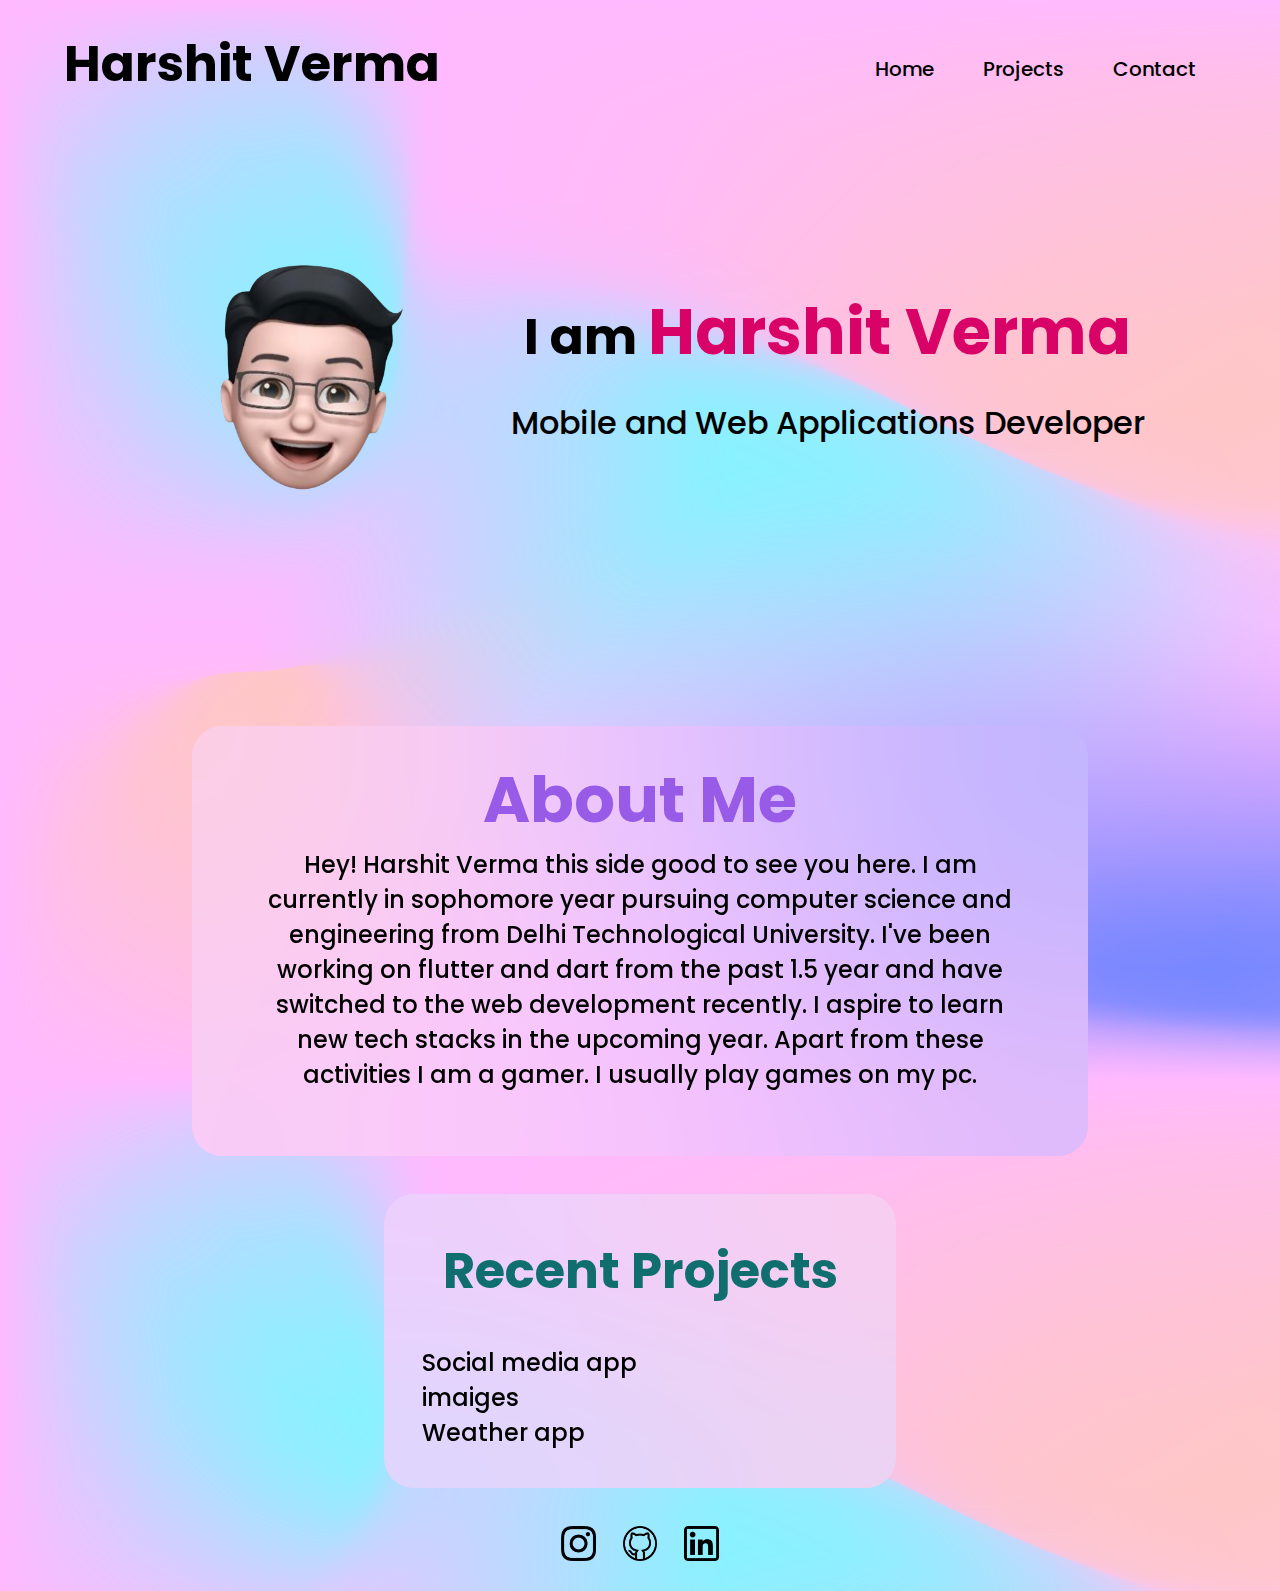
<file: index.html>
<!DOCTYPE html>
<html lang="en">
<head>
    <meta charset="UTF-8">
    <meta http-equiv="X-UA-Compatible" content="IE=edge">
    <meta name="viewport" content="width=device-width, initial-scale=1.0">
    <title>Harshit Verma</title>
    <link rel="stylesheet" href="homeexp.css">
</head>
<body class="body">
    <div class="heading">
        <a href="index.html" class="main_black"><h1 class="header">Harshit Verma</h1></a>
        <nav>
            <ul>
                <li>
                    <a href="index.html">Home</a>
                </li>
                <li>
                    <a href="projects.html">Projects</a>
                </li>
                <li>
                    <a href="contact.html">Contact</a>
                </li>
            </ul>
        </nav>
    </div>
    <div class="introduction">
        <!-- <div class="imagediv">
            
        </div> -->
        <img src="images/harshit.png" alt="pfp" class="image">
        <div class="xdf">
            <h1 id="intro">
                I am <span class="pink">
                    Harshit Verma
                    <br>
                </span>
                <span id="ff">Mobile and Web Applications Developer</span>
            </h1>
        </div>
    </div>
    <div class="aboutbg center">
        <h1 class="purple"><span>About Me</span></h1>
        <p>
            Hey! Harshit Verma this side good to see you here. I am currently in sophomore year pursuing computer science and engineering from Delhi Technological University. I've been working on flutter and dart from the past 1.5 year and have switched to the web development recently. I aspire to learn new tech stacks in the upcoming year. Apart from these activities I am a gamer. I usually play games on my pc.
        </p>
</div>
    <div class="projects">  
        <div class="recpr">
            <h1 class="header center aqua">Recent Projects</h1><br><br>
        <nav>
            <ol>
            <li><a href="https://github.com/Harshit933/laybel">Social media app</a></li>
            <li><a href="https://github.com/Harshit933/imaiges">imaiges</a></li>
            <li><a href="https://github.com/Harshit933/weather-app-api-implementation">Weather app</a></li>
            </ol>
        </nav>
        </div>
    </div>
    <div class="image_c">
            <a href="https://www.instagram.com/harshittxd/" target="_blank"><img src="images/instagram.png" alt="#" class="imagec"></a>
            <a href="https://github.com/Harshit933" target="_blank"><img src="images/github.png" alt="#" class="imagec"></a>
            <a href="https://www.linkedin.com/in/harshit-verma-1120b5180/" target="_blank"><img src="images/linkedin.png" alt="#" class="imagec"></a>
        </div>
</body>
</html>
</file>
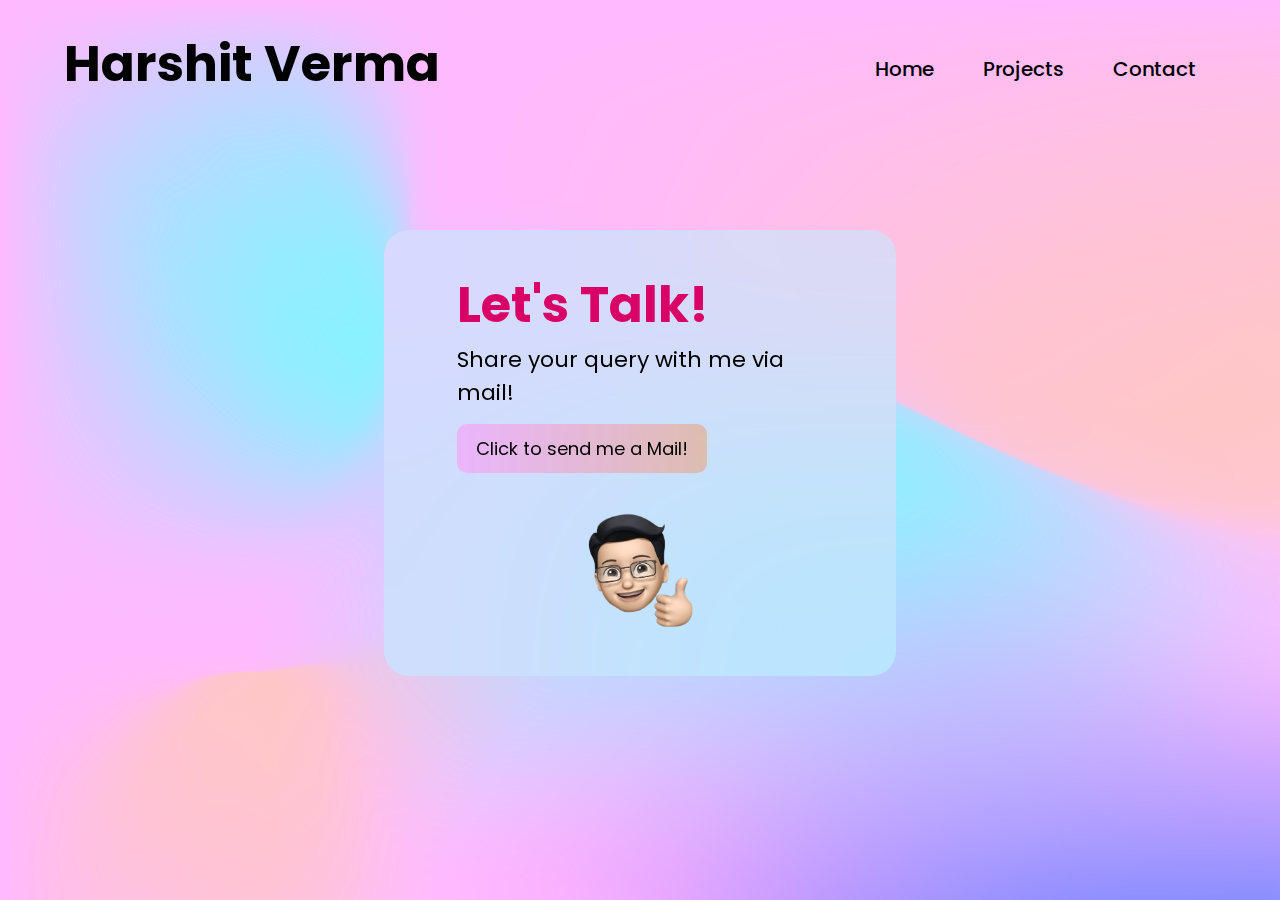
<file: contact.html>
<!DOCTYPE html>
<html lang="en">
<head>
    <meta charset="UTF-8">
    <meta http-equiv="X-UA-Compatible" content="IE=edge">
    <meta name="viewport" content="width=device-width, initial-scale=1.0">
    <title>Contact</title>
    <link rel="stylesheet" href="homeexp.css">
</head>
<body class="body">
    <div class="heading">
        <a href="index.html" class="main_black"><h1 class="header">Harshit Verma</h1></a>
        <nav>
            <ul>
                <li>
                    <a href="index.html">Home</a>
                </li>
                <li>
                    <a href="projects.html">Projects</a>
                </li>
                <li>
                    <a href="contact.html">Contact</a>
                </li>
            
            </ul>
        </nav>
    </div>
    <div class="contact blur">  
        <div>
            <div class="recpr_c">
                <h1 class="header pink">Let's Talk!</h1>
            <nav class="center_mail">
                <p class="share">
                    Share your query with me via mail!
                </p><br>
                <a href="https://mail.google.com/mail/u/0/?fs=1&tf=cm&to=harshitverma933@gmail.com" class="sc" target="_blank" >Click to send me a Mail!</a>
            </nav>
            </div>
        </div>
        <div class="thumbs">
            <img src="images/thumbsup.png" alt="pfp" class="thumbsup">
        </div>
        </div>
        
    </div>
</body>
</file>
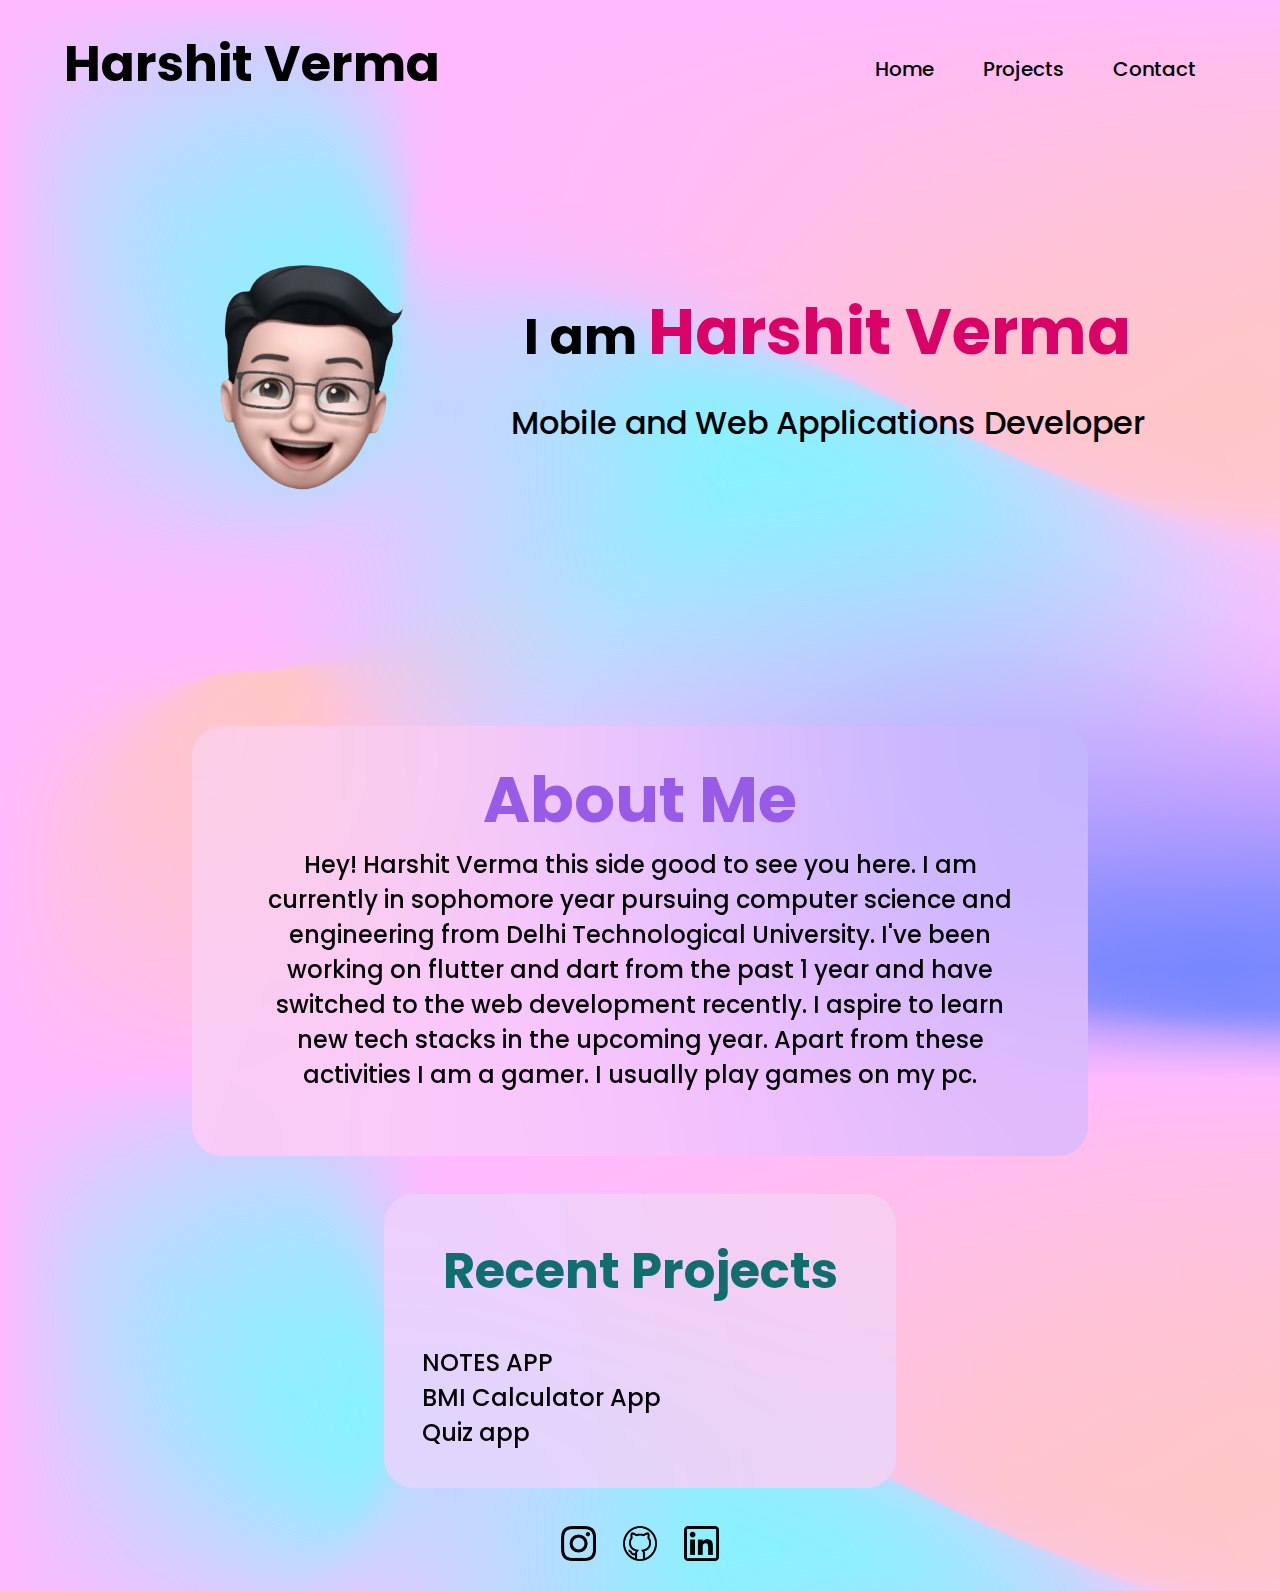
<file: home.html>
<!DOCTYPE html>
<html lang="en">
<head>
    <meta charset="UTF-8">
    <meta http-equiv="X-UA-Compatible" content="IE=edge">
    <meta name="viewport" content="width=device-width, initial-scale=1.0">
    <title>Harshit Verma</title>
    <link rel="stylesheet" href="homeexp.css">
</head>
<body class="body">
    <div class="heading">
        <a href="home.html" class="main_black"><h1 class="header">Harshit Verma</h1></a>
        <nav>
            <ul>
                <li>
                    <a href="home.html">Home</a>
                </li>
                <li>
                    <a href="projects.html">Projects</a>
                </li>
                <li>
                    <a href="contact.html">Contact</a>
                </li>
            </ul>
        </nav>
    </div>
    <div class="introduction">
        <!-- <div class="imagediv">
            
        </div> -->
        <img src="images/harshit.png" alt="pfp" class="image">
        <div class="xdf">
            <h1 id="intro">
                I am <span class="pink">
                    Harshit Verma
                    <br>
                </span>
                <span id="ff">Mobile and Web Applications Developer</span>
            </h1>
        </div>
    </div>
    <div class="aboutbg center">
        <h1 class="purple"><span>About Me</span></h1>
        <p>
            Hey! Harshit Verma this side good to see you here. I am currently in sophomore year pursuing computer science and engineering from Delhi Technological University. I've been working on flutter and dart from the past 1 year and have switched to the web development recently. I aspire to learn new tech stacks in the upcoming year. Apart from these activities I am a gamer. I usually play games on my pc.
        </p>
</div>
    <div class="projects">  
        <div class="recpr">
            <h1 class="header center aqua">Recent Projects</h1><br><br>
        <nav>
            <ol>
            <li><a href="#">NOTES APP</a></li>
            <li><a href="#">BMI Calculator App</a></li>
            <li><a href="#">Quiz app</a></li>
            </ol>
        </nav>
        </div>
    </div>
    <div class="image_c">
            <a href="https://www.instagram.com/harshittxd/" target="_blank"><img src="images/instagram.png" alt="#" class="imagec"></a>
            <a href="https://github.com/Harshit933" target="_blank"><img src="images/github.png" alt="#" class="imagec"></a>
            <a href="https://www.linkedin.com/in/harshit-verma-1120b5180/" target="_blank"><img src="images/linkedin.png" alt="#" class="imagec"></a>
        </div>
    
    
</body>
</html>
</file>
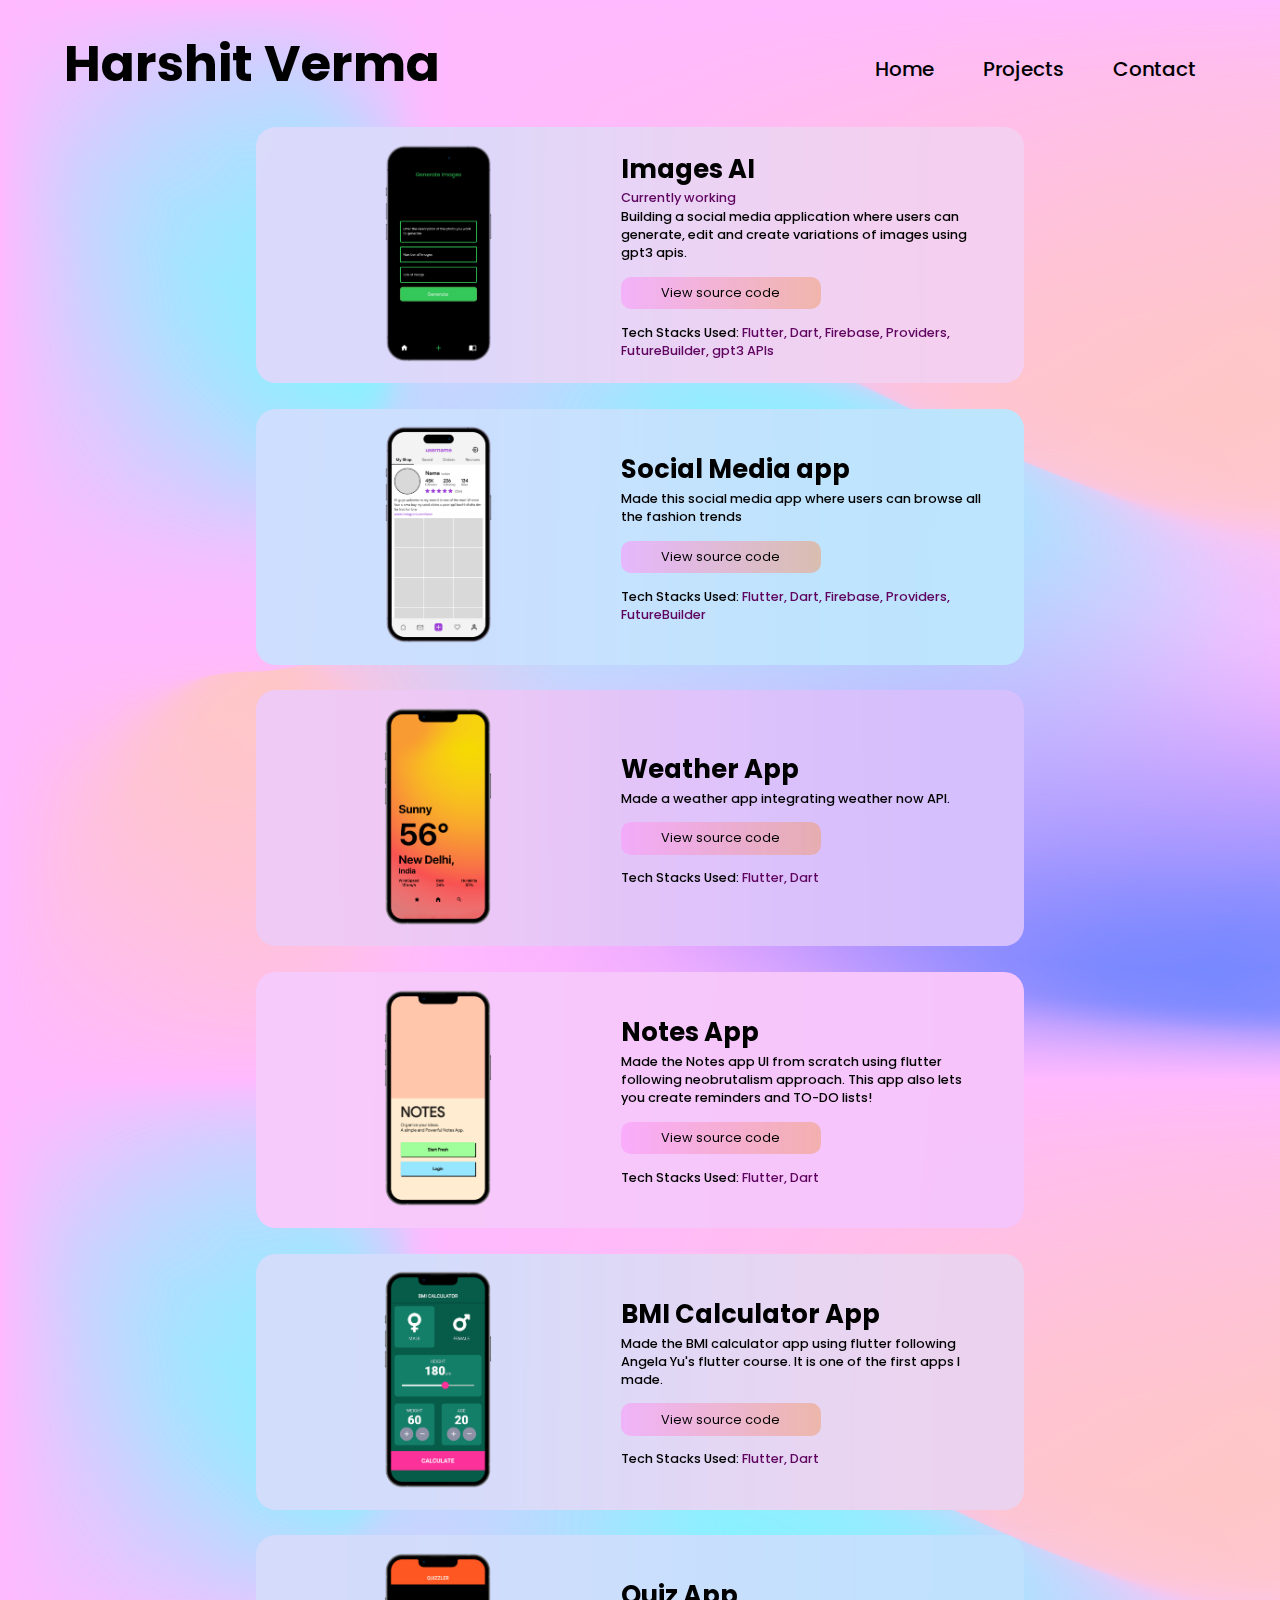
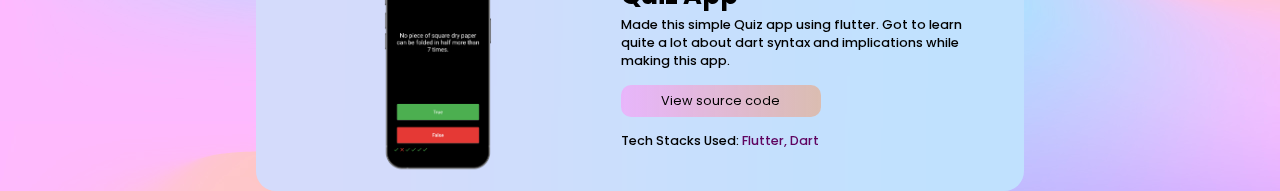
<file: projects.html>
<!DOCTYPE html>
<html lang="en">
<head>
    <meta charset="UTF-8">
    <meta http-equiv="X-UA-Compatible" content="IE=edge">
    <meta name="viewport" content="width=device-width, initial-scale=1.0">
    <title>Harshit Verma</title>
    <link rel="stylesheet" href="projects.css">
</head>
<body class="body">
    <div class="heading">
        <a href="index.html" class="main_black"><h1 class="header">Harshit Verma</h1></a>
        <nav>
            <ul>
                <li>
                    <a href="index.html">Home</a>
                </li>
                <li>
                    <a href="#">Projects</a>
                </li>
                <li>
                    <a href="contact.html">Contact</a>
                </li>
                
            </ul>
        </nav>
    </div>
    <section>
        <div class="container">
            <div class="left">
                <img src="images/imaiges.png" alt="app" class="appimage">
            </div>
            <div class="right">
                <div class="content">
                    <h1 class="h1x">Images AI</h1>
                    <h6>Currently working</h6>
                    <p>
                         Building a social media application where users can generate, edit and create variations of images using gpt3 apis.
                    </p>
                    <a href="https://github.com/Harshit933/imaiges" target="_blank" class="sc">View source code</a>
                    <h6><span class="black">Tech Stacks Used:</span> Flutter, Dart, Firebase, Providers, FutureBuilder, gpt3 APIs</h6>
                </div>
            </div>
        </div>
    </section>
    <section>
        <div class="container">
            <div class="left">
                <img src="images/laybel.png" alt="app" class="appimage">
            </div>
            <div class="right">
                <div class="content">
                    <h1 class="h1x">Social Media app</h1>
                    <p>
                        Made this social media app where users can browse all the fashion trends 
                    </p>
                    <a href="https://github.com/Harshit933/laybel" target="_blank" class="sc">View source code</a>
                    <h6><span class="black">Tech Stacks Used:</span> Flutter, Dart, Firebase, Providers, FutureBuilder</h6>
                </div>
            </div>
        </div>
    </section>
    <section>
        <div class="container">
            <div class="left">
                <img src="images/weather.png" alt="app" class="appimage">
            </div>
            <div class="right">
                <div class="content">
                    <h1 class="h1x">Weather App</h1>
                    <p>
                        Made a weather app integrating weather now API.
                    </p>
                    <a href="https://github.com/Harshit933/weather-app-api-implementation" target="_blank" class="sc">View source code</a>
                    <h6><span class="black">Tech Stacks Used:</span> Flutter, Dart </h6>
                </div>
            </div>
        </div>
    </section>
    <section>
        <div class="container">
            <div class="left">
                <img src="images/notes.png" alt="app" class="appimage">
            </div>
            <div class="right">
                <div class="content">
                    <h1 class="h1x">Notes App</h1>
                    <p>
                    Made the Notes app UI from scratch using flutter following neobrutalism approach.
                    This app also lets you create reminders and TO-DO lists!
                    </p>
                    <a href="https://github.com/Harshit933/NotesApp" target="_blank" class="sc">View source code</a>
                    <h6><span class="black">Tech Stacks Used:</span> Flutter, Dart </h6>
                </div>
            </div>
        </div>
    </section>
    <section>
        <div class="container">
            <div class="left">
                <img src="images/bmi.png" alt="app" class="appimage">
            </div>
            <div class="right">
                <div class="content">
                    <h1 class="h1x">BMI Calculator App</h1>
                    <p>
                    Made the BMI calculator app using flutter following Angela Yu's flutter course. It is one of the first apps I made.
                    </p>
                    <a href="https://github.com/Harshit933/BMI-Calculator" target="_blank" class="sc">View source code</a>
                    <h6><span class="black">Tech Stacks Used:</span> Flutter, Dart </h6>
                </div>
            </div>
        </div>
    </section>
    <section>
        <div class="container">
            <div class="left">
                <img src="images/quiz.png" alt="app" class="appimage">
            </div>
            <div class="right">
                <div class="content">
                    <h1 class="h1x">Quiz App</h1>
                    <p>
                    Made this simple Quiz app using flutter. Got to learn quite a lot about dart syntax and implications while making this app.
                    </p>
                    <a href="https://github.com/Harshit933/Quiz-App" target="_blank" class="sc">View source code</a>
                    <h6><span class="black">Tech Stacks Used:</span> Flutter, Dart </h6>
                </div>
            </div>
        </div>
    </section>
</body>
</file>
<file: homeexp.css>
@import url('https://fonts.googleapis.com/css2?family=Cedarville+Cursive&family=Poppins:wght@400;500;700&display=swap');

* {
    margin: 0px;
    padding: 0px;
}

.body {
    background-image: url(images/background.jpg);
    /* background-image: repeating-linear-gradient(); */
    /* image-resolution: repeat; */
    
}

.header {
    font-size: 50px;
    font-family: "Poppins";
}
nav ul li a {
    /* padding-top: 20px; */
    font-family: "Poppins";
    font-size: 20px;
    font-weight: 500;
    text-decoration: none;
    color: black;
}

nav ul li {
    padding-top: 10px;
    padding-right: 20px;
    padding-left: 25px;
    display: inline-block;
}

.heading{
    flex-wrap: wrap;
    padding-top: 2%;
    padding-left: 5%;
    padding-right: 5%;
    justify-content: space-between;
    display: flex;
    align-items: center;
}

h1 span {
    font-size: 64px;
    font-family: "Poppins";
    
}

#intro {
    display: inline-block;
    font-size: 50px;
    font-family: "Poppins";
}

#summary {
    font-size: 25px;
    font-family: "Poppins";
}

.introduction {
    flex-wrap: wrap;
    margin-inline: 10%;
    /* text-align: center; */
    margin-top: 8%;
    margin-left: 7%;
    margin-right: 7%;
    /* padding-left: 7%;
    padding-right: 7%;
    padding-top: 15%; */
    justify-content: space-evenly;
    display: inline-flex;
    align-content: center;
    padding-bottom: 15%;

}

/* .imagediv {
    height: 10%;
    width: 50%; 
    background-color: green;
} */

.image {
    width: 30%;
    /* height: 50%; */
    border-radius: 1000px;
}

.xdf {
    align-items: center;
    vertical-align: middle;
    line-height: normal;
    /* padding-top: 100px; */
    text-align: center;
    display: flex;
}

#ff {
    font-size: 32px;
    font-weight: 500;
    color: black;
}

.about {
    padding: 2%;
    margin-left: 5%;
    margin-right: 5%;
    /* background-image: url(images/newbg.jpg); */
    background-color: rgb(255, 255, 255, 0.5);
    border-radius: 50px;
    filter: blur(5px);
    /* display: inline-flex; */

}

.aboutbg {
    flex-wrap: wrap;
    padding: 2%;
    margin-left: 15%;
    margin-right: 15%;
    padding-left: 5%;
    padding-right: 5%;
    padding-bottom: 5%;
    /* background-image: url(images/newbg.jpg); */
    background-color: rgb(255, 255, 255, 0.2);
    border-radius: 30px;
    backdrop-filter: blur(10rem);
    /* display: inline-flex; */
}

p {
    font-family: "Poppins";
    font-size: 24px;
    font-weight: 500;
    text-align: left;
    text-align: center;
    display: inline-flex;
    color: black;
}

.center {
    text-align: center;
}

.imagemac {
    display: inline-flex;
}

.blur {
    padding: 10px;
    border-radius: 20px;
    /* background-color: white; */
    
}
.purple {
    color: rgb(152, 91, 231);
}

.pink {
    color: #d90368;
}

nav ol li a {
    text-decoration: none;
    font-size: 24px;
    font-family: "Poppins";
    font-weight: 500;
    color: black;
}

nav ol li {
    display: flex;
    /* justify-content: center; */
    text-align: left;
}

.projects {
    flex-wrap: wrap;
    margin-left: auto;
    margin-right: auto;
    justify-content: space-between;
    align-content: center;
    display: flex;
    /* background-color: green; */
}

.recpr {
    margin: 3%;
    margin-left: 30%;
    margin-right: 30%;
    justify-content: center;
    padding: 3%;
    align-content: center;
    border-radius: 30px;
    background-color: rgb(255, 255, 255, 0.2);
    backdrop-filter: blur(10rem);
    flex-grow: 1;
}

.connect {
    font-family: "Poppins";
    font-size: 24px;
    justify-content: center;
    padding: 5%;
    align-content: center;
    border-radius: 30px;
    background-color: rgb(255, 255, 255, 0.2);
    backdrop-filter: blur(10rem);
}

.imagec {
    flex-wrap: wrap;
    width: 3%;
    position: relative;
    justify-content: space-evenly;
    align-content: center;
    padding-inline: 1%;
}

.aqua {
    color: rgba(17, 110, 110);
}

.image_c {
    flex-wrap: wrap;
    /* display: inline-block; */
    justify-content: center;
    text-align: center;
    padding-left: 5%;
    padding-right: 5%;
    padding-bottom: 2%;
}

.contact {
    flex-wrap: wrap;
    margin-top: 10%;
    margin-left: 30%;
    margin-right: 30%;
    justify-content: center;
    align-content: center;
    display: flex;
    border-radius: 25px;
    padding-top: 2%;
    padding-bottom: 2%;

    /* justify-content: space-between; */
    /* margin-top: auto; */
    /* margin-bottom: auto; */
}

.recpr_c {
    
    /* margin: 3%; */
    /* margin-left: 30%; */
    /* margin-right: 30%; */
    flex-wrap: wrap;
    justify-content: center;
    padding: 3%;
    /* align-content: center; */
    text-align: left;
    border-radius: 30px;
    /* background-color: rgb(255, 255, 255, 0.2);
    backdrop-filter: blur(10rem); */
    flex-grow: 1;
}

.share{
    flex-wrap: wrap;
    font-weight: normal;
    font-size: 22px;
    text-align: left;
}

.mail {
    flex-wrap: wrap;
    text-decoration: none;
    font-size: 22px;
    font-family: "Poppins", sans-serif;
    font-weight: 500;
}

.thumbsup {
    border-radius: 100%;
    width: 100%;
}

.blur {
    background-color: rgb(255, 255, 255, 0.2);
    backdrop-filter: blur(10rem);
}

.thumbs {
    /* display: inline-flex; */
    width: 30%;
    /* height: 90px; */
    text-align: center;
    margin-top: auto;
    margin-bottom: auto;
}

.main_black {
    color: black;
    text-decoration: none;
}

.pr {
    display: inline-flex;
}

.sc {
    display: block;
    /* position: absolute; */
    margin-top: 4%;
    margin-bottom: 4%;
    padding-top: 3%;
    padding-bottom: 3%;
    text-align: center;
    width: 250px;
    font-size: 18px;
    color: black;
    border-radius: 10px;
    background: linear-gradient(to right,rgba(250, 155, 250, 0.61), rgba(240, 156, 108, 0.527));
    font-family: "Poppins", sans-serif;
    justify-content: center;
    /* text-align: center; */
    /* justify-items: center; */
    text-decoration: none;

}
</file>
<file: projects.css>
@import url('https://fonts.googleapis.com/css2?family=Cedarville+Cursive&family=Poppins:wght@400;500;700&display=swap');

* {
    margin: 0px;
    padding: 0px;
}

.body {
    background-image: url(images/background.jpg);
    /* background-image: repeating-linear-gradient(); */
    /* image-resolution: repeat; */
    
}

.header {
    font-size: 50px;
    font-family: "Poppins";
}

.heading{
    padding-top: 2%;
    padding-left: 5%;
    padding-right: 5%;
    justify-content: space-between;
    display: flex;
    align-items: center;
}

nav ul li a {
    /* padding-top: 20px; */
    font-family: "Poppins";
    font-size: 20px;
    font-weight: 500;
    text-decoration: none;
    color: black;
}

nav ul li {
    padding-top: 10px;
    padding-right: 20px;
    padding-left: 25px;
    display: inline-block;
}

.main_black {
    color: black;
    text-decoration: none;
}

p{
    font-family: "Poppins";
    font-size: 1vw;
    font-weight: 500;
    text-align: left;
    display: inline-flex;
    color: black;
}


section {
    min-height: 27vh;
    width: 100%;
    display: flex;
    align-items: center;
    justify-content: center;
}

.container {
    /* flex-wrap: wrap; */
    /* width: %; */

    height: 20vw;
    /* max-width: 1000px; */
    /* margin:  0 10%; */
    margin-top: 2%;
    border-radius: 20px;
    margin-left: 20%;
    margin-right: 20%;
    display: flex;
    align-items: center;
    justify-content: space-evenly;
    background-color: rgb(255, 255, 255, 0.2);
    backdrop-filter: blur(20rem);
}

.left {
    
    /* background-color: green; */
    width: 100%;
    /* height: 500px; */
    /* background-image: url(images/main.png); */
    border-radius: 8px;
    justify-items: center;
    align-items: center;
    /* padding-top: 2%; */
    /* padding-bottom: 2%; */
    /* margin: 10%; */
    /* object-fit: cover; */
    text-align: center;
}

.appimage {
    /* background-color: yellow; */
    width: 35%;
    height: 35%;
    /* max-height: 100%; */
    /* max-width: 100%; */
    /* margin: auto; */
    /* display: block; */
    border-radius: 15px;
    justify-content: right;
    /* text-align: right; */
    align-items: right;
}
.right{
    /* flex-wrap: wrap; */
    /* height: 1000px; */
    width: 100%;
    /* background-color: red; */
    /* margin-left: 5%; */
    margin-right: 5%;
}


.right h1 {
    font-size: 2vw;
}

h6 {
    font-family: 'Poppins', sans-serif;
    font-size: 1vw;
    font-weight: 500;
    color: rgb(95, 4, 95);

}

.black {
    color: black;
}

.sc {
    display: block;
    /* position: absolute; */
    margin-top: 4%;
    margin-bottom: 4%;
    padding-top: 2%;
    padding-bottom: 2%;
    text-align: center;
    width: 200px;
    font-size: 1vw;
    color: black;
    border-radius: 10px;
    background: linear-gradient(to right,rgba(250, 155, 250, 0.61), rgba(240, 156, 108, 0.527));
    font-family: "Poppins", sans-serif;
    justify-content: center;
    /* text-align: center; */
    /* justify-items: center; */
    text-decoration: none;

}

.h1x {
    font-family: "Poppins", sans-serif;
    font-weight: bold;
    font-size: 36px;
}
</file>
